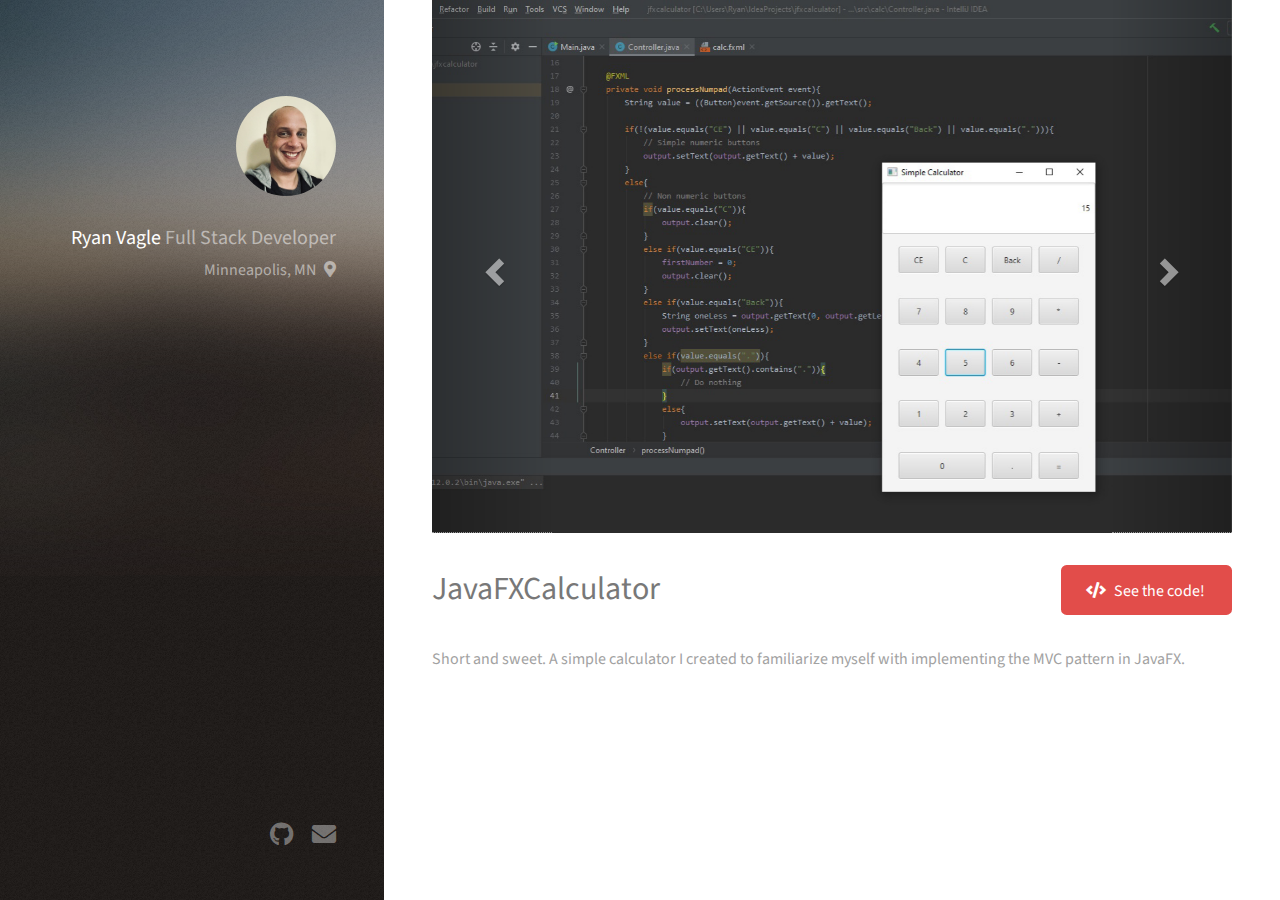
<file: calculator.html>
<!DOCTYPE HTML>

<html>
	<head>
		<title>Ryan Vagle</title>
		<meta charset="utf-8" />
		<meta name="viewport" content="width=device-width, initial-scale=1, user-scalable=no" />
	
		<link rel="stylesheet" href="https://maxcdn.bootstrapcdn.com/bootstrap/3.4.0/css/bootstrap.min.css">
		<script src="https://ajax.googleapis.com/ajax/libs/jquery/3.4.1/jquery.min.js"></script>
		<script src="https://maxcdn.bootstrapcdn.com/bootstrap/3.4.0/js/bootstrap.min.js"></script>
		<link rel="stylesheet" href="assets/css/main.css" />
	</head>
	<body class="is-preload">

		<!-- Header -->
			<header id="header">
				<div class="inner">
					<a href="index.html" class="image avatar"><img src="images/avatar.jpg" alt="" /></a>
					<h1><strong>Ryan Vagle</strong><br />
						Full Stack Developer<br />
					</h1>
					Minneapolis, MN<i class="fa fa-map-marker-alt" style="margin-left: .5rem;"></i>
				</div>
			</header>

		<!-- Main -->
			<div id="main" style="padding-top:0">

				<!-- One -->
				<div id="myCarousel" class="carousel slide" data-ride="carousel">
				<!-- Indicators -->
				<ol class="carousel-indicators" style="margin-bottom:0;">
					<li data-target="#myCarousel" data-slide-to="0" class="active"></li>
				</ol>
			
				<!-- Wrapper for slides -->
				<div class="carousel-inner">
			
					<div class="item active">
					<img src="images/calculator1.jpg" alt="Calculator" style="width:100%;">
				
				</div>
			
				<!-- Left and right controls -->
				<a class="left carousel-control" href="#myCarousel" data-slide="prev">
					<span class="glyphicon glyphicon-chevron-left"></span>
					<span class="sr-only">Previous</span>
				</a>
				<a class="right carousel-control" href="#myCarousel" data-slide="next">
					<span class="glyphicon glyphicon-chevron-right"></span>
					<span class="sr-only">Next</span>
				</a>
				</div>

				<!-- Two -->
					<section id="two" style="margin-top: 1rem; padding-top: 1rem;">
						
						<a href="https://github.com/rsvagle/JavaFXCalculator" class="button primary icon solid fa-code" style="float: right;">See the code!</a>
						<h1>JavaFXCalculator</h1>
						<p>Short and sweet. A simple calculator I created to familiarize myself with implementing the MVC pattern in JavaFX.</p>
						
					</section>

		

			</div>

		<!-- Footer -->
			<footer id="footer">
				<div class="inner">
					<ul class="icons">
					
						<li><a href="https://github.com/rsvagle" class="icon brands fa-github"><span class="label">Github</span></a></li>
					
						<li><a href="mailto:rsvagle@gmail.com" class="icon solid fa-envelope"><span class="label">Email</span></a></li>
					</ul>
				</div>
			</footer>

		<!-- Scripts -->
			<script src="assets/js/jquery.min.js"></script>
			<script src="assets/js/jquery.poptrox.min.js"></script>
			<script src="assets/js/browser.min.js"></script>
			<script src="assets/js/breakpoints.min.js"></script>
			<script src="assets/js/util.js"></script>
			<script src="assets/js/main.js"></script>

	</body>
</html>
</file>
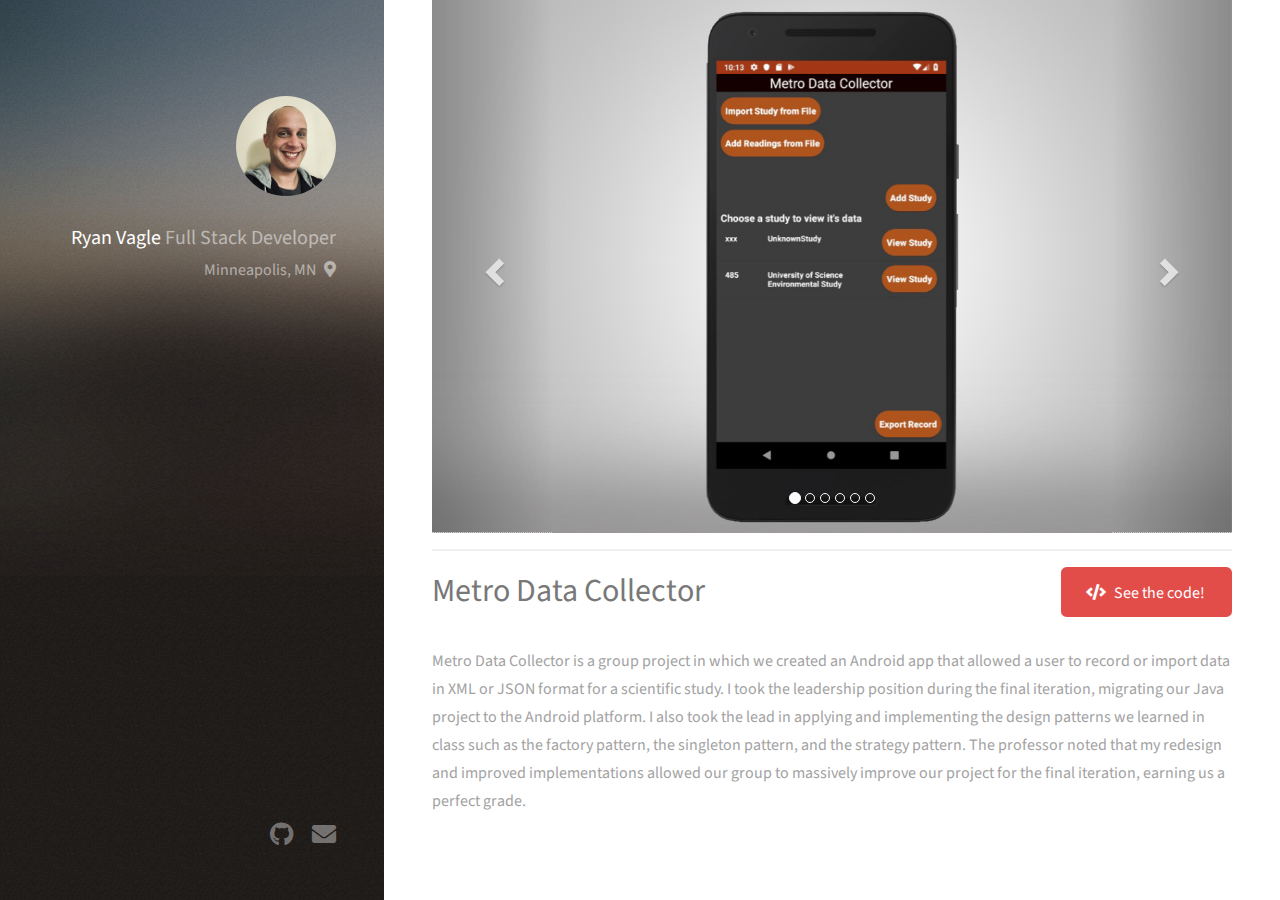
<file: datacollector.html>
<!DOCTYPE HTML>

<html>
	<head>
		<title>Ryan Vagle</title>
		<meta charset="utf-8" />
		<meta name="viewport" content="width=device-width, initial-scale=1, user-scalable=no" />
	
		<link rel="stylesheet" href="https://maxcdn.bootstrapcdn.com/bootstrap/3.4.0/css/bootstrap.min.css">
		<script src="https://ajax.googleapis.com/ajax/libs/jquery/3.4.1/jquery.min.js"></script>
		<script src="https://maxcdn.bootstrapcdn.com/bootstrap/3.4.0/js/bootstrap.min.js"></script>
		<link rel="stylesheet" href="assets/css/main.css" />
	</head>
	<body class="is-preload">

		<!-- Header -->
			<header id="header">
				<div class="inner">
					<a href="index.html" class="image avatar"><img src="images/avatar.jpg" alt="" /></a>
					<h1><strong>Ryan Vagle</strong><br />
						Full Stack Developer<br />
					</h1>
					Minneapolis, MN<i class="fa fa-map-marker-alt" style="margin-left: .5rem;"></i>
				</div>
			</header>

		<!-- Main -->
			<div id="main" style="padding-top:0">

				<!-- One -->
				<div id="myCarousel" class="carousel slide" data-ride="carousel">
				<!-- Indicators -->
				<ol class="carousel-indicators" style="margin-bottom:0;">
					<li data-target="#myCarousel" data-slide-to="0" class="active"></li>
					<li data-target="#myCarousel" data-slide-to="1"></li>
					<li data-target="#myCarousel" data-slide-to="2"></li>
					<li data-target="#myCarousel" data-slide-to="3"></li>
					<li data-target="#myCarousel" data-slide-to="4"></li>
					<li data-target="#myCarousel" data-slide-to="5"></li>
				</ol>
			
				<!-- Wrapper for slides -->
				<div class="carousel-inner">
			
					<div class="item active">
					<img src="images/datacollector1.jpg" alt="datacollector1" style="width:100%;">

					</div>
			
					<div class="item">
					<img src="images/datacollector2.jpg" alt="datacollector2" style="width:100%;">

					</div>
				
					<div class="item">
					<img src="images/datacollector3.jpg" alt="datacollector3" style="width:100%;">
					</div>
					
					<div class="item">
					<img src="images/datacollector4.jpg" alt="datacollector4" style="width:100%;">
					</div>

					<div class="item">
					<img src="images/datacollector5.jpg" alt="datacollector5" style="width:100%;">
					</div>

					<div class="item">
					<img src="images/datacollector6.jpg" alt="datacollector6" style="width:100%;">
					</div>
				
				</div>
			
				<!-- Left and right controls -->
				<a class="left carousel-control" href="#myCarousel" data-slide="prev">
					<span class="glyphicon glyphicon-chevron-left"></span>
					<span class="sr-only">Previous</span>
				</a>
				<a class="right carousel-control" href="#myCarousel" data-slide="next">
					<span class="glyphicon glyphicon-chevron-right"></span>
					<span class="sr-only">Next</span>
				</a>
				</div>

				<!-- Two -->
					<section id="two" style="margin-top: 1rem; padding-top: 1rem;">
						
						<a href="https://github.com/rsvagle/MetroDataCollector" class="button primary icon solid fa-code" style="float: right;">See the code!</a>
						<h1>Metro Data Collector</h1>
						<p>Metro Data Collector is a group project in which we created an Android app that allowed a user to record or import data in XML or JSON format for a scientific study. I took the leadership position during the final iteration,
							 migrating our Java project to the Android platform. I also took the lead in applying and implementing the design patterns we learned in class such as the factory pattern, the singleton pattern, and the strategy pattern. 
							 The professor noted that my redesign and improved implementations allowed our group to massively improve our project for the final iteration, earning us a perfect grade.
							</p>
						
					</section>

		

			</div>

		<!-- Footer -->
			<footer id="footer">
				<div class="inner">
					<ul class="icons">
					
						<li><a href="https://github.com/rsvagle" class="icon brands fa-github"><span class="label">Github</span></a></li>
					
						<li><a href="mailto:rsvagle@gmail.com" class="icon solid fa-envelope"><span class="label">Email</span></a></li>
					</ul>
				</div>
			</footer>

		<!-- Scripts -->
			<script src="assets/js/jquery.min.js"></script>
			<script src="assets/js/jquery.poptrox.min.js"></script>
			<script src="assets/js/browser.min.js"></script>
			<script src="assets/js/breakpoints.min.js"></script>
			<script src="assets/js/util.js"></script>
			<script src="assets/js/main.js"></script>

	</body>
</html>
</file>
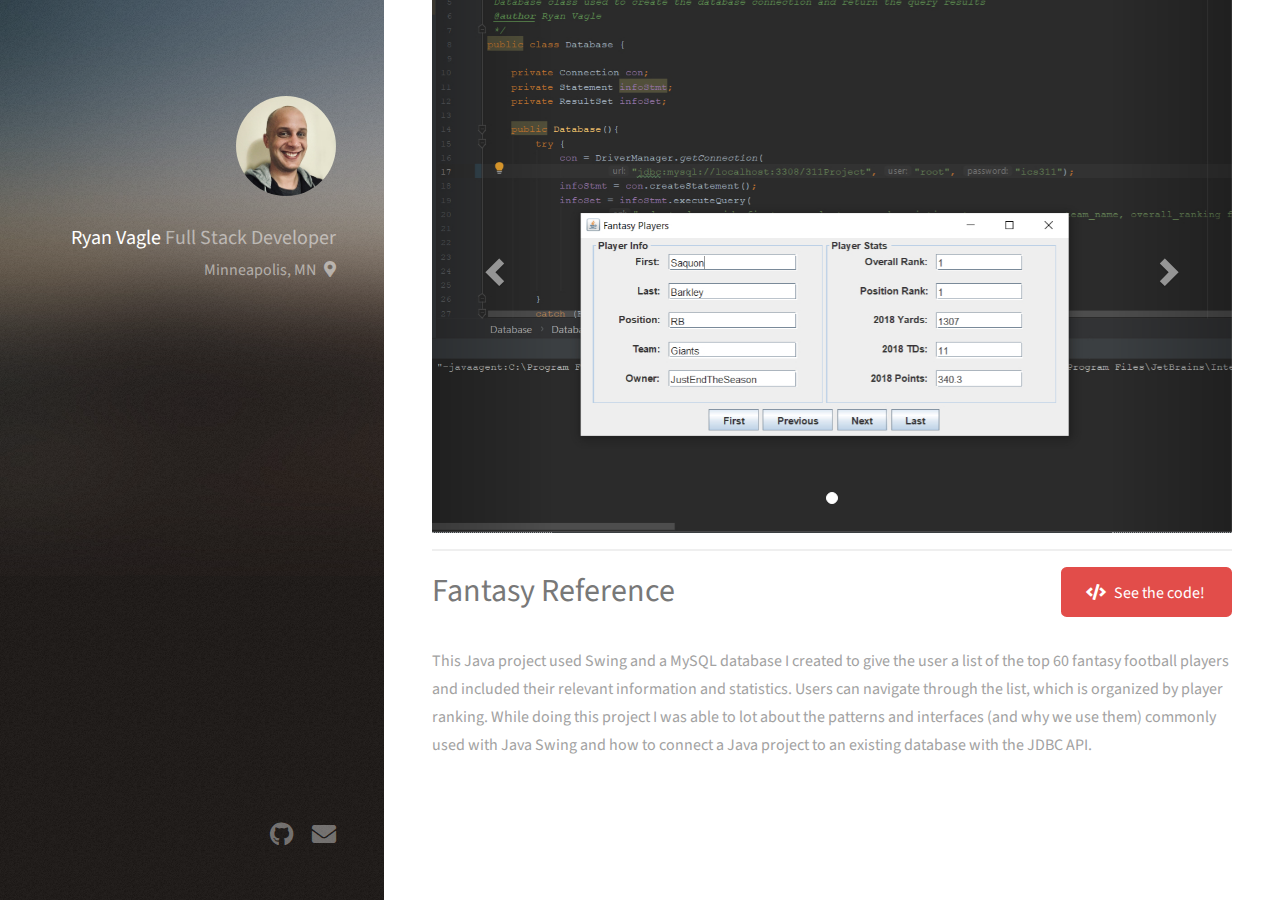
<file: fantasyreference.html>
<!DOCTYPE HTML>

<html>
	<head>
		<title>Ryan Vagle</title>
		<meta charset="utf-8" />
		<meta name="viewport" content="width=device-width, initial-scale=1, user-scalable=no" />
	
		<link rel="stylesheet" href="https://maxcdn.bootstrapcdn.com/bootstrap/3.4.0/css/bootstrap.min.css">
		<script src="https://ajax.googleapis.com/ajax/libs/jquery/3.4.1/jquery.min.js"></script>
		<script src="https://maxcdn.bootstrapcdn.com/bootstrap/3.4.0/js/bootstrap.min.js"></script>
		<link rel="stylesheet" href="assets/css/main.css" />
	</head>
	<body class="is-preload">

		<!-- Header -->
			<header id="header">
				<div class="inner">
					<a href="index.html" class="image avatar"><img src="images/avatar.jpg" alt="" /></a>
					<h1><strong>Ryan Vagle</strong><br />
						Full Stack Developer<br />
					</h1>
					Minneapolis, MN<i class="fa fa-map-marker-alt" style="margin-left: .5rem;"></i>
				</div>
			</header>

		<!-- Main -->
			<div id="main" style="padding-top:0">

				<!-- One -->
				<div id="myCarousel" class="carousel slide" data-ride="carousel">
				<!-- Indicators -->
				<ol class="carousel-indicators" style="margin-bottom:0;">
					<li data-target="#myCarousel" data-slide-to="0" class="active"></li>

				</ol>
			
				<!-- Wrapper for slides -->
				<div class="carousel-inner">
			
					<div class="item active">
					<img src="images/dbproject.jpg" alt="FantasyReference" style="width:100%;">

					</div>
			
				
				</div>
			
				<!-- Left and right controls -->
				<a class="left carousel-control" href="#myCarousel" data-slide="prev">
					<span class="glyphicon glyphicon-chevron-left"></span>
					<span class="sr-only">Previous</span>
				</a>
				<a class="right carousel-control" href="#myCarousel" data-slide="next">
					<span class="glyphicon glyphicon-chevron-right"></span>
					<span class="sr-only">Next</span>
				</a>
				</div>

				<!-- Two -->
					<section id="two" style="margin-top: 1rem; padding-top: 1rem;">
						
						<a href="https://github.com/rsvagle/FantasyReference" class="button primary icon solid fa-code" style="float: right;">See the code!</a>
						<h1>Fantasy Reference</h1>
						<p>This Java project used Swing and a MySQL database I created to give the user a list of the top 60 fantasy football players and included their relevant information and statistics.  Users can navigate through the list, which is organized by player ranking. While doing this project I was able to lot about the patterns and interfaces (and why we use them) commonly used with Java Swing and how to connect a Java project to an existing database with the JDBC API.</p>
						
					</section>

		

			</div>

		<!-- Footer -->
			<footer id="footer">
				<div class="inner">
					<ul class="icons">
						
						<li><a href="https://github.com/rsvagle" class="icon brands fa-github"><span class="label">Github</span></a></li>
					
						<li><a href="mailto:rsvagle@gmail.com" class="icon solid fa-envelope"><span class="label">Email</span></a></li>
					</ul>
				</div>
			</footer>

		<!-- Scripts -->
			<script src="assets/js/jquery.min.js"></script>
			<script src="assets/js/jquery.poptrox.min.js"></script>
			<script src="assets/js/browser.min.js"></script>
			<script src="assets/js/breakpoints.min.js"></script>
			<script src="assets/js/util.js"></script>
			<script src="assets/js/main.js"></script>

	</body>
</html>
</file>
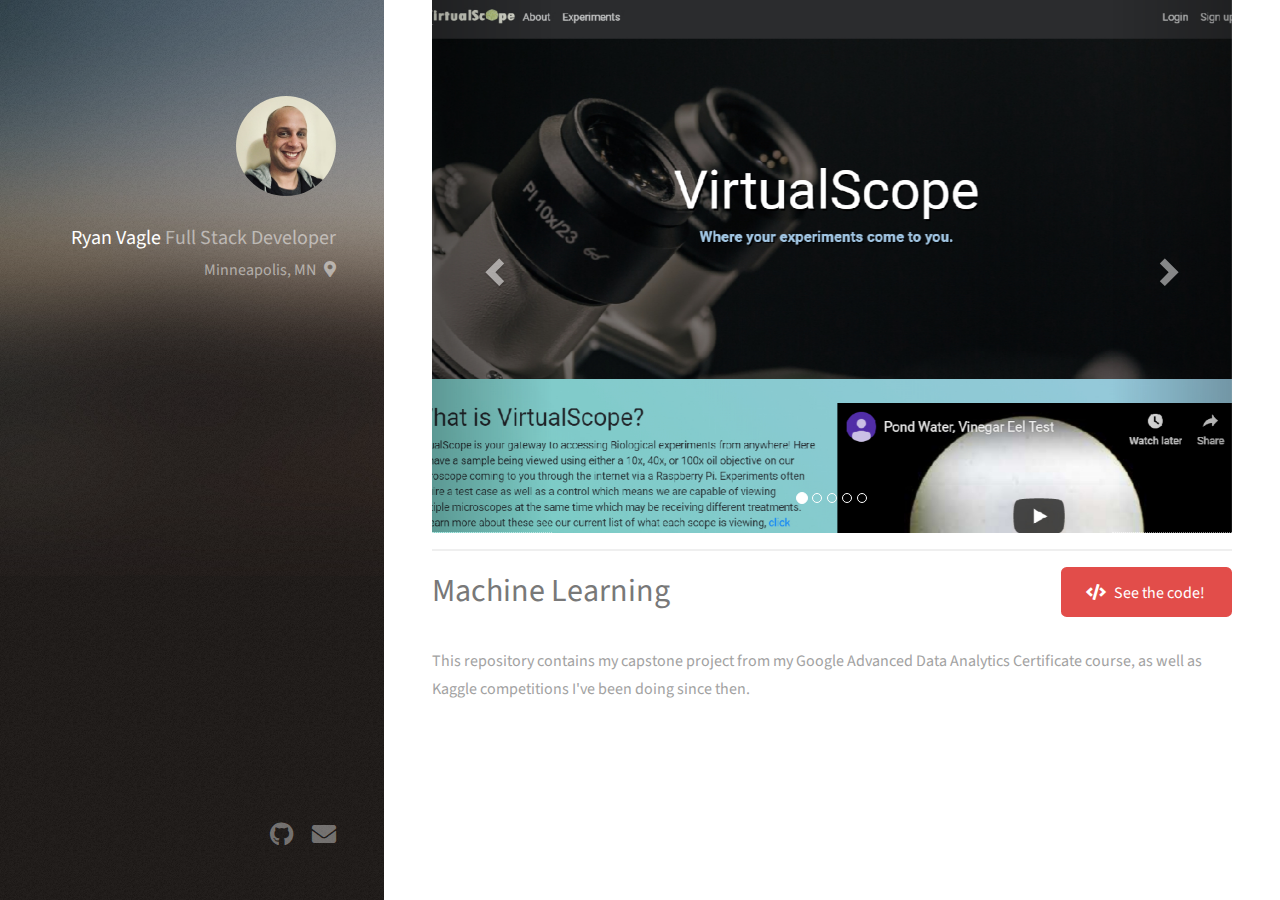
<file: machinelearning.html>
<!DOCTYPE HTML>

<html>
	<head>
		<title>Ryan Vagle</title>
		<meta charset="utf-8" />
		<meta name="viewport" content="width=device-width, initial-scale=1, user-scalable=no" />
		<link rel="stylesheet" href="assets/css/fontawesome-all.min.css" />
		<link rel="stylesheet" href="https://maxcdn.bootstrapcdn.com/bootstrap/3.4.0/css/bootstrap.min.css">
		<script src="https://ajax.googleapis.com/ajax/libs/jquery/3.4.1/jquery.min.js"></script>
		<script src="https://maxcdn.bootstrapcdn.com/bootstrap/3.4.0/js/bootstrap.min.js"></script>
		<link rel="stylesheet" href="assets/css/main.css" />
	</head>
	<body class="is-preload">

		<!-- Header -->
			<header id="header">
				<div class="inner">
					<a href="index.html" class="image avatar"><img src="images/avatar.jpg" alt="" /></a>
					<h1><strong>Ryan Vagle</strong><br />
						Full Stack Developer<br />
					</h1>
					Minneapolis, MN<i class="fa fa-map-marker-alt" style="margin-left: .5rem;"></i>
				</div>
			</header>

		<!-- Main -->
			<div id="main" style="padding-top:0">

				<!-- One -->
				<div id="myCarousel" class="carousel slide" data-ride="carousel">
				<!-- Indicators -->
				<ol class="carousel-indicators" style="margin-bottom:0;">
					<li data-target="#myCarousel" data-slide-to="0" class="active"></li>
					<li data-target="#myCarousel" data-slide-to="1"></li>
					<li data-target="#myCarousel" data-slide-to="2"></li>
					<li data-target="#myCarousel" data-slide-to="3"></li>
					<li data-target="#myCarousel" data-slide-to="4"></li>
				</ol>
			
				<!-- Wrapper for slides -->
				<div class="carousel-inner">
			
					<div class="item active">
					<img src="images/vs1.jpg" alt="vs1" style="width:100%;">

					</div>
			
					<div class="item">
					<img src="images/vs2.jpg" alt="vs2" style="width:100%;">

					</div>
				
					<div class="item">
					<img src="images/vs3.jpg" alt="vs3" style="width:100%;">
					</div>
					
					<div class="item">
					<img src="images/vs4.jpg" alt="vs4" style="width:100%;">
					</div>

					<div class="item">
					<img src="images/vs5.jpg" alt="vs5" style="width:100%;">
					</div>
				
				</div>
			
				<!-- Left and right controls -->
				<a class="left carousel-control" href="#myCarousel" data-slide="prev">
					<span class="glyphicon glyphicon-chevron-left"></span>
					<span class="sr-only">Previous</span>
				</a>
				<a class="right carousel-control" href="#myCarousel" data-slide="next">
					<span class="glyphicon glyphicon-chevron-right"></span>
					<span class="sr-only">Next</span>
				</a>
				</div>

				<!-- Two -->
					<section id="two" style="margin-top: 1rem; padding-top: 1rem;">
						
						<a href="https://github.com/rsvagle/MachineLearning" class="button primary icon solid fa-code" style="float: right;">See the code!</a>
						<h1>Machine Learning</h1>
						<p>This repository contains my capstone project from my Google Advanced Data Analytics Certificate course, as well as Kaggle competitions I've been doing since then.</p>
					</section>

		

			</div>

		<!-- Footer -->
			<footer id="footer">
				<div class="inner">
					<ul class="icons">
						
						<li><a href="https://github.com/rsvagle" class="icon brands fa-github"><span class="label">Github</span></a></li>
						
						<li><a href="mailto:rsvagle@gmail.com" class="icon solid fa-envelope"><span class="label">Email</span></a></li>
					</ul>
				</div>
			</footer>

		<!-- Scripts -->
			<script src="assets/js/jquery.min.js"></script>
			<script src="assets/js/jquery.poptrox.min.js"></script>
			<script src="assets/js/browser.min.js"></script>
			<script src="assets/js/breakpoints.min.js"></script>
			<script src="assets/js/util.js"></script>
			<script src="assets/js/main.js"></script>

	</body>
</html>
</file>
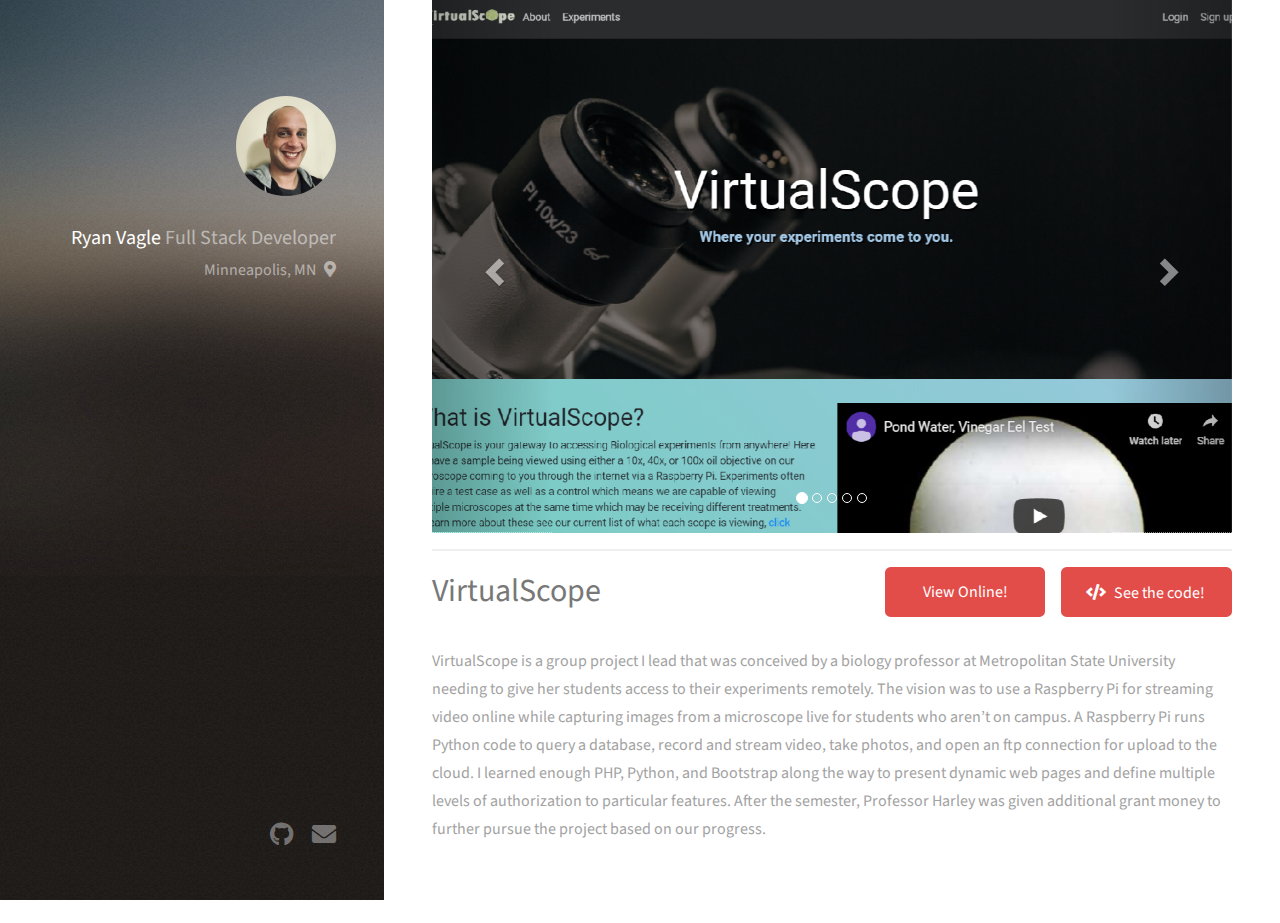
<file: virtualscope.html>
<!DOCTYPE HTML>

<html>
	<head>
		<title>Ryan Vagle</title>
		<meta charset="utf-8" />
		<meta name="viewport" content="width=device-width, initial-scale=1, user-scalable=no" />
		<link rel="stylesheet" href="assets/css/fontawesome-all.min.css" />
		<link rel="stylesheet" href="https://maxcdn.bootstrapcdn.com/bootstrap/3.4.0/css/bootstrap.min.css">
		<script src="https://ajax.googleapis.com/ajax/libs/jquery/3.4.1/jquery.min.js"></script>
		<script src="https://maxcdn.bootstrapcdn.com/bootstrap/3.4.0/js/bootstrap.min.js"></script>
		<link rel="stylesheet" href="assets/css/main.css" />
	</head>
	<body class="is-preload">

		<!-- Header -->
			<header id="header">
				<div class="inner">
					<a href="index.html" class="image avatar"><img src="images/avatar.jpg" alt="" /></a>
					<h1><strong>Ryan Vagle</strong><br />
						Full Stack Developer<br />
					</h1>
					Minneapolis, MN<i class="fa fa-map-marker-alt" style="margin-left: .5rem;"></i>
				</div>
			</header>

		<!-- Main -->
			<div id="main" style="padding-top:0">

				<!-- One -->
				<div id="myCarousel" class="carousel slide" data-ride="carousel">
				<!-- Indicators -->
				<ol class="carousel-indicators" style="margin-bottom:0;">
					<li data-target="#myCarousel" data-slide-to="0" class="active"></li>
					<li data-target="#myCarousel" data-slide-to="1"></li>
					<li data-target="#myCarousel" data-slide-to="2"></li>
					<li data-target="#myCarousel" data-slide-to="3"></li>
					<li data-target="#myCarousel" data-slide-to="4"></li>
				</ol>
			
				<!-- Wrapper for slides -->
				<div class="carousel-inner">
			
					<div class="item active">
					<img src="images/vs1.jpg" alt="vs1" style="width:100%;">

					</div>
			
					<div class="item">
					<img src="images/vs2.jpg" alt="vs2" style="width:100%;">

					</div>
				
					<div class="item">
					<img src="images/vs3.jpg" alt="vs3" style="width:100%;">
					</div>
					
					<div class="item">
					<img src="images/vs4.jpg" alt="vs4" style="width:100%;">
					</div>

					<div class="item">
					<img src="images/vs5.jpg" alt="vs5" style="width:100%;">
					</div>
				
				</div>
			
				<!-- Left and right controls -->
				<a class="left carousel-control" href="#myCarousel" data-slide="prev">
					<span class="glyphicon glyphicon-chevron-left"></span>
					<span class="sr-only">Previous</span>
				</a>
				<a class="right carousel-control" href="#myCarousel" data-slide="next">
					<span class="glyphicon glyphicon-chevron-right"></span>
					<span class="sr-only">Next</span>
				</a>
				</div>

				<!-- Two -->
					<section id="two" style="margin-top: 1rem; padding-top: 1rem;">
						
						<a href="https://github.com/rsvagle/TeamPuma-VirtualScope" class="button primary icon solid fa-code" style="float: right;">See the code!</a>
						<a href="https://www.virtualscope.site" class="button primary" style="float: right; margin-right:1rem">View Online!</a>
						<h1>VirtualScope</h1>
						<p>VirtualScope is a group project I lead that was conceived by a biology professor at Metropolitan State University needing to give her students access to their experiments remotely. 
							The vision was to use a Raspberry Pi for streaming video online while capturing images from a microscope live for students who aren’t on campus. A Raspberry Pi runs Python code
							to query a database, record and stream video, take photos, and open an ftp connection for upload to the cloud. I learned enough PHP, Python, and Bootstrap along the way to present
							dynamic web pages and define multiple levels of authorization to particular features. After the semester, Professor Harley was given additional grant money to further pursue the project based on our progress.</p>
						
					</section>

		

			</div>

		<!-- Footer -->
			<footer id="footer">
				<div class="inner">
					<ul class="icons">
						
						<li><a href="https://github.com/rsvagle" class="icon brands fa-github"><span class="label">Github</span></a></li>
						
						<li><a href="mailto:rsvagle@gmail.com" class="icon solid fa-envelope"><span class="label">Email</span></a></li>
					</ul>
				</div>
			</footer>

		<!-- Scripts -->
			<script src="assets/js/jquery.min.js"></script>
			<script src="assets/js/jquery.poptrox.min.js"></script>
			<script src="assets/js/browser.min.js"></script>
			<script src="assets/js/breakpoints.min.js"></script>
			<script src="assets/js/util.js"></script>
			<script src="assets/js/main.js"></script>

	</body>
</html>
</file>
<file: assets/css/main.css>
@import url("fontawesome-all.min.css");
@import url("https://fonts.googleapis.com/css?family=Source+Sans+Pro:400,400italic");

/*
	Strata by Pixelarity
	pixelarity.com | hello@pixelarity.com
	License: pixelarity.com/license
*/

html, body, div, span, applet, object,
iframe, h1, h2, h3, h4, h5, h6, p, blockquote,
pre, a, abbr, acronym, address, big, cite,
code, del, dfn, em, img, ins, kbd, q, s, samp,
small, strike, strong, sub, sup, tt, var, b,
u, i, center, dl, dt, dd, ol, ul, li, fieldset,
form, label, legend, table, caption, tbody,
tfoot, thead, tr, th, td, article, aside,
canvas, details, embed, figure, figcaption,
footer, header, hgroup, menu, nav, output, ruby,
section, summary, time, mark, audio, video {
	margin: 0;
	padding: 0;
	border: 0;
	font-size: 100%;
	font: inherit;
	vertical-align: baseline;}

article, aside, details, figcaption, figure,
footer, header, hgroup, menu, nav, section {
	display: block;}

body {
	line-height: 1;
}

ol, ul {
	list-style: none;
}

blockquote, q {
	quotes: none;
}

	blockquote:before, blockquote:after, q:before, q:after {
		content: '';
		content: none;
	}

table {
	border-collapse: collapse;
	border-spacing: 0;
}

body {
	-webkit-text-size-adjust: none;
}

mark {
	background-color: transparent;
	color: inherit;
}

input::-moz-focus-inner {
	border: 0;
	padding: 0;
}

input, select, textarea {
	-moz-appearance: none;
	-webkit-appearance: none;
	-ms-appearance: none;
	appearance: none;
}

/* Basic */

	html {
		box-sizing: border-box;
	}

	*, *:before, *:after {
		box-sizing: inherit;
	}

	body {
		background: #fff;
	}

		body.is-preload *, body.is-preload *:before, body.is-preload *:after {
			-moz-animation: none !important;
			-webkit-animation: none !important;
			-ms-animation: none !important;
			animation: none !important;
			-moz-transition: none !important;
			-webkit-transition: none !important;
			-ms-transition: none !important;
			transition: none !important;
		}

	body, input, select, textarea {
		color: #a2a2a2;
		font-family: "Source Sans Pro", Helvetica, sans-serif;
		font-size: 16pt;
		font-weight: 400;
		line-height: 1.75em;
	}

	a {
		-moz-transition: color 0.2s ease-in-out, border-color 0.2s ease-in-out;
		-webkit-transition: color 0.2s ease-in-out, border-color 0.2s ease-in-out;
		-ms-transition: color 0.2s ease-in-out, border-color 0.2s ease-in-out;
		transition: color 0.2s ease-in-out, border-color 0.2s ease-in-out;
		border-bottom: dotted 1px;
		color: #e24d4a;
		text-decoration: none;
	}

		a:hover {
			border-bottom-color: transparent;
			color: #e24d4a !important;
			text-decoration: none;
		}

	strong, b {
		color: #787878;
		font-weight: 400;
	}

	em, i {
		font-style: italic;
	}

	p {
		margin: 0 0 2em 0;
	}

	h1, h2, h3, h4, h5, h6 {
		color: #787878;
		font-weight: 400;
		line-height: 1em;
		margin: 0 0 1em 0;
	}

		h1 a, h2 a, h3 a, h4 a, h5 a, h6 a {
			color: inherit;
			text-decoration: none;
		}

	h1 {
		font-size: 2em;
		line-height: 1.5em;
	}

	h2 {
		font-size: 1.5em;
		line-height: 1.5em;
	}

	h3 {
		font-size: 1.25em;
		line-height: 1.5em;
	}

	h4 {
		font-size: 1.1em;
		line-height: 1.5em;
	}

	h5 {
		font-size: 0.9em;
		line-height: 1.5em;
	}

	h6 {
		font-size: 0.7em;
		line-height: 1.5em;
	}

	sub {
		font-size: 0.8em;
		position: relative;
		top: 0.5em;
	}

	sup {
		font-size: 0.8em;
		position: relative;
		top: -0.5em;
	}

	hr {
		border: 0;
		border-bottom: solid 2px #efefef;
		margin: 2em 0;
	}

		hr.major {
			margin: 3em 0;
		}

	blockquote {
		border-left: solid 6px #efefef;
		font-style: italic;
		margin: 0 0 2em 0;
		padding: 0.5em 0 0.5em 1.5em;
	}

	code {
		background: #f7f7f7;
		border-radius: 0.35em;
		border: solid 2px #efefef;
		font-family: "Courier New", monospace;
		font-size: 0.9em;
		margin: 0 0.25em;
		padding: 0.25em 0.65em;
	}

	pre {
		-webkit-overflow-scrolling: touch;
		font-family: "Courier New", monospace;
		font-size: 0.9em;
		margin: 0 0 2em 0;
	}

		pre code {
			display: block;
			line-height: 1.75em;
			padding: 1em 1.5em;
			overflow-x: auto;
		}

	.align-left {
		text-align: left;
	}

	.align-center {
		text-align: center;
	}

	.align-right {
		text-align: right;
	}

/* Container */

	.container {
		margin: 0 auto;
		max-width: calc(100% - 4em);
		width: 100%;
	}

		.container.xsmall {
			width: 25%;
		}

		.container.small {
			width: 50%;
		}

		.container.medium {
			width: 75%;
		}

		.container.large {
			width: 125%;
		}

		.container.xlarge {
			width: 150%;
		}

		.container.max {
			width: 100%;
		}

		@media screen and (max-width: 980px) {

			.container {
				width: 100% !important;
				max-width: 100% !important;
			}

		}

		@media screen and (max-width: 480px) {

			.container {
				max-width: calc(100% - 3em);
			}

		}

/* Row */

	.row {
		display: flex;
		flex-wrap: wrap;
		box-sizing: border-box;
		align-items: stretch;
	}

		.row > * {
			box-sizing: border-box;
		}

		.row.gtr-uniform > * > :last-child {
			margin-bottom: 0;
		}

		.row.aln-left {
			justify-content: flex-start;
		}

		.row.aln-center {
			justify-content: center;
		}

		.row.aln-right {
			justify-content: flex-end;
		}

		.row.aln-top {
			align-items: flex-start;
		}

		.row.aln-middle {
			align-items: center;
		}

		.row.aln-bottom {
			align-items: flex-end;
		}

		.row > .imp {
			order: -1;
		}

		.row > .col-1 {
			width: 8.33333%;
		}

		.row > .off-1 {
			margin-left: 8.33333%;
		}

		.row > .col-2 {
			width: 16.66667%;
		}

		.row > .off-2 {
			margin-left: 16.66667%;
		}

		.row > .col-3 {
			width: 25%;
		}

		.row > .off-3 {
			margin-left: 25%;
		}

		.row > .col-4 {
			width: 33.33333%;
		}

		.row > .off-4 {
			margin-left: 33.33333%;
		}

		.row > .col-5 {
			width: 41.66667%;
		}

		.row > .off-5 {
			margin-left: 41.66667%;
		}

		.row > .col-6 {
			width: 50%;
		}

		.row > .off-6 {
			margin-left: 50%;
		}

		.row > .col-7 {
			width: 58.33333%;
		}

		.row > .off-7 {
			margin-left: 58.33333%;
		}

		.row > .col-8 {
			width: 66.66667%;
		}

		.row > .off-8 {
			margin-left: 66.66667%;
		}

		.row > .col-9 {
			width: 75%;
		}

		.row > .off-9 {
			margin-left: 75%;
		}

		.row > .col-10 {
			width: 83.33333%;
		}

		.row > .off-10 {
			margin-left: 83.33333%;
		}

		.row > .col-11 {
			width: 91.66667%;
		}

		.row > .off-11 {
			margin-left: 91.66667%;
		}

		.row > .col-12 {
			width: 100%;
		}

		.row > .off-12 {
			margin-left: 100%;
		}

		.row.gtr-0 {
			margin-top: 0;
			margin-left: 0em;
		}

			.row.gtr-0 > * {
				padding: 0 0 0 0em;
			}

			.row.gtr-0.gtr-uniform {
				margin-top: 0em;
			}

				.row.gtr-0.gtr-uniform > * {
					padding-top: 0em;
				}

		.row.gtr-25 {
			margin-top: 0;
			margin-left: -0.625em;
		}

			.row.gtr-25 > * {
				padding: 0 0 0 0.625em;
			}

			.row.gtr-25.gtr-uniform {
				margin-top: -0.625em;
			}

				.row.gtr-25.gtr-uniform > * {
					padding-top: 0.625em;
				}

		.row.gtr-50 {
			margin-top: 0;
			margin-left: -1.25em;
		}

			.row.gtr-50 > * {
				padding: 0 0 0 1.25em;
			}

			.row.gtr-50.gtr-uniform {
				margin-top: -1.25em;
			}

				.row.gtr-50.gtr-uniform > * {
					padding-top: 1.25em;
				}

		.row {
			margin-top: 0;
			margin-left: -2.5em;
		}

			.row > * {
				padding: 0 0 0 2.5em;
			}

			.row.gtr-uniform {
				margin-top: -2.5em;
			}

				.row.gtr-uniform > * {
					padding-top: 2.5em;
				}

		.row.gtr-150 {
			margin-top: 0;
			margin-left: -3.75em;
		}

			.row.gtr-150 > * {
				padding: 0 0 0 3.75em;
			}

			.row.gtr-150.gtr-uniform {
				margin-top: -3.75em;
			}

				.row.gtr-150.gtr-uniform > * {
					padding-top: 3.75em;
				}

		.row.gtr-200 {
			margin-top: 0;
			margin-left: -5em;
		}

			.row.gtr-200 > * {
				padding: 0 0 0 5em;
			}

			.row.gtr-200.gtr-uniform {
				margin-top: -5em;
			}

				.row.gtr-200.gtr-uniform > * {
					padding-top: 5em;
				}

		@media screen and (max-width: 1800px) {

			.row {
				display: flex;
				flex-wrap: wrap;
				box-sizing: border-box;
				align-items: stretch;
			}

				.row > * {
					box-sizing: border-box;
				}

				.row.gtr-uniform > * > :last-child {
					margin-bottom: 0;
				}

				.row.aln-left {
					justify-content: flex-start;
				}

				.row.aln-center {
					justify-content: center;
				}

				.row.aln-right {
					justify-content: flex-end;
				}

				.row.aln-top {
					align-items: flex-start;
				}

				.row.aln-middle {
					align-items: center;
				}

				.row.aln-bottom {
					align-items: flex-end;
				}

				.row > .imp-xlarge {
					order: -1;
				}

				.row > .col-1-xlarge {
					width: 8.33333%;
				}

				.row > .off-1-xlarge {
					margin-left: 8.33333%;
				}

				.row > .col-2-xlarge {
					width: 16.66667%;
				}

				.row > .off-2-xlarge {
					margin-left: 16.66667%;
				}

				.row > .col-3-xlarge {
					width: 25%;
				}

				.row > .off-3-xlarge {
					margin-left: 25%;
				}

				.row > .col-4-xlarge {
					width: 33.33333%;
				}

				.row > .off-4-xlarge {
					margin-left: 33.33333%;
				}

				.row > .col-5-xlarge {
					width: 41.66667%;
				}

				.row > .off-5-xlarge {
					margin-left: 41.66667%;
				}

				.row > .col-6-xlarge {
					width: 50%;
				}

				.row > .off-6-xlarge {
					margin-left: 50%;
				}

				.row > .col-7-xlarge {
					width: 58.33333%;
				}

				.row > .off-7-xlarge {
					margin-left: 58.33333%;
				}

				.row > .col-8-xlarge {
					width: 66.66667%;
				}

				.row > .off-8-xlarge {
					margin-left: 66.66667%;
				}

				.row > .col-9-xlarge {
					width: 75%;
				}

				.row > .off-9-xlarge {
					margin-left: 75%;
				}

				.row > .col-10-xlarge {
					width: 83.33333%;
				}

				.row > .off-10-xlarge {
					margin-left: 83.33333%;
				}

				.row > .col-11-xlarge {
					width: 91.66667%;
				}

				.row > .off-11-xlarge {
					margin-left: 91.66667%;
				}

				.row > .col-12-xlarge {
					width: 100%;
				}

				.row > .off-12-xlarge {
					margin-left: 100%;
				}

				.row.gtr-0 {
					margin-top: 0;
					margin-left: 0em;
				}

					.row.gtr-0 > * {
						padding: 0 0 0 0em;
					}

					.row.gtr-0.gtr-uniform {
						margin-top: 0em;
					}

						.row.gtr-0.gtr-uniform > * {
							padding-top: 0em;
						}

				.row.gtr-25 {
					margin-top: 0;
					margin-left: -0.625em;
				}

					.row.gtr-25 > * {
						padding: 0 0 0 0.625em;
					}

					.row.gtr-25.gtr-uniform {
						margin-top: -0.625em;
					}

						.row.gtr-25.gtr-uniform > * {
							padding-top: 0.625em;
						}

				.row.gtr-50 {
					margin-top: 0;
					margin-left: -1.25em;
				}

					.row.gtr-50 > * {
						padding: 0 0 0 1.25em;
					}

					.row.gtr-50.gtr-uniform {
						margin-top: -1.25em;
					}

						.row.gtr-50.gtr-uniform > * {
							padding-top: 1.25em;
						}

				.row {
					margin-top: 0;
					margin-left: -2.5em;
				}

					.row > * {
						padding: 0 0 0 2.5em;
					}

					.row.gtr-uniform {
						margin-top: -2.5em;
					}

						.row.gtr-uniform > * {
							padding-top: 2.5em;
						}

				.row.gtr-150 {
					margin-top: 0;
					margin-left: -3.75em;
				}

					.row.gtr-150 > * {
						padding: 0 0 0 3.75em;
					}

					.row.gtr-150.gtr-uniform {
						margin-top: -3.75em;
					}

						.row.gtr-150.gtr-uniform > * {
							padding-top: 3.75em;
						}

				.row.gtr-200 {
					margin-top: 0;
					margin-left: -5em;
				}

					.row.gtr-200 > * {
						padding: 0 0 0 5em;
					}

					.row.gtr-200.gtr-uniform {
						margin-top: -5em;
					}

						.row.gtr-200.gtr-uniform > * {
							padding-top: 5em;
						}

		}

		@media screen and (max-width: 1280px) {

			.row {
				display: flex;
				flex-wrap: wrap;
				box-sizing: border-box;
				align-items: stretch;
			}

				.row > * {
					box-sizing: border-box;
				}

				.row.gtr-uniform > * > :last-child {
					margin-bottom: 0;
				}

				.row.aln-left {
					justify-content: flex-start;
				}

				.row.aln-center {
					justify-content: center;
				}

				.row.aln-right {
					justify-content: flex-end;
				}

				.row.aln-top {
					align-items: flex-start;
				}

				.row.aln-middle {
					align-items: center;
				}

				.row.aln-bottom {
					align-items: flex-end;
				}

				.row > .imp-large {
					order: -1;
				}

				.row > .col-1-large {
					width: 8.33333%;
				}

				.row > .off-1-large {
					margin-left: 8.33333%;
				}

				.row > .col-2-large {
					width: 16.66667%;
				}

				.row > .off-2-large {
					margin-left: 16.66667%;
				}

				.row > .col-3-large {
					width: 25%;
				}

				.row > .off-3-large {
					margin-left: 25%;
				}

				.row > .col-4-large {
					width: 33.33333%;
				}

				.row > .off-4-large {
					margin-left: 33.33333%;
				}

				.row > .col-5-large {
					width: 41.66667%;
				}

				.row > .off-5-large {
					margin-left: 41.66667%;
				}

				.row > .col-6-large {
					width: 50%;
				}

				.row > .off-6-large {
					margin-left: 50%;
				}

				.row > .col-7-large {
					width: 58.33333%;
				}

				.row > .off-7-large {
					margin-left: 58.33333%;
				}

				.row > .col-8-large {
					width: 66.66667%;
				}

				.row > .off-8-large {
					margin-left: 66.66667%;
				}

				.row > .col-9-large {
					width: 75%;
				}

				.row > .off-9-large {
					margin-left: 75%;
				}

				.row > .col-10-large {
					width: 83.33333%;
				}

				.row > .off-10-large {
					margin-left: 83.33333%;
				}

				.row > .col-11-large {
					width: 91.66667%;
				}

				.row > .off-11-large {
					margin-left: 91.66667%;
				}

				.row > .col-12-large {
					width: 100%;
				}

				.row > .off-12-large {
					margin-left: 100%;
				}

				.row.gtr-0 {
					margin-top: 0;
					margin-left: 0em;
				}

					.row.gtr-0 > * {
						padding: 0 0 0 0em;
					}

					.row.gtr-0.gtr-uniform {
						margin-top: 0em;
					}

						.row.gtr-0.gtr-uniform > * {
							padding-top: 0em;
						}

				.row.gtr-25 {
					margin-top: 0;
					margin-left: -0.5em;
				}

					.row.gtr-25 > * {
						padding: 0 0 0 0.5em;
					}

					.row.gtr-25.gtr-uniform {
						margin-top: -0.5em;
					}

						.row.gtr-25.gtr-uniform > * {
							padding-top: 0.5em;
						}

				.row.gtr-50 {
					margin-top: 0;
					margin-left: -1em;
				}

					.row.gtr-50 > * {
						padding: 0 0 0 1em;
					}

					.row.gtr-50.gtr-uniform {
						margin-top: -1em;
					}

						.row.gtr-50.gtr-uniform > * {
							padding-top: 1em;
						}

				.row {
					margin-top: 0;
					margin-left: -2em;
				}

					.row > * {
						padding: 0 0 0 2em;
					}

					.row.gtr-uniform {
						margin-top: -2em;
					}

						.row.gtr-uniform > * {
							padding-top: 2em;
						}

				.row.gtr-150 {
					margin-top: 0;
					margin-left: -3em;
				}

					.row.gtr-150 > * {
						padding: 0 0 0 3em;
					}

					.row.gtr-150.gtr-uniform {
						margin-top: -3em;
					}

						.row.gtr-150.gtr-uniform > * {
							padding-top: 3em;
						}

				.row.gtr-200 {
					margin-top: 0;
					margin-left: -4em;
				}

					.row.gtr-200 > * {
						padding: 0 0 0 4em;
					}

					.row.gtr-200.gtr-uniform {
						margin-top: -4em;
					}

						.row.gtr-200.gtr-uniform > * {
							padding-top: 4em;
						}

		}

		@media screen and (max-width: 980px) {

			.row {
				display: flex;
				flex-wrap: wrap;
				box-sizing: border-box;
				align-items: stretch;
			}

				.row > * {
					box-sizing: border-box;
				}

				.row.gtr-uniform > * > :last-child {
					margin-bottom: 0;
				}

				.row.aln-left {
					justify-content: flex-start;
				}

				.row.aln-center {
					justify-content: center;
				}

				.row.aln-right {
					justify-content: flex-end;
				}

				.row.aln-top {
					align-items: flex-start;
				}

				.row.aln-middle {
					align-items: center;
				}

				.row.aln-bottom {
					align-items: flex-end;
				}

				.row > .imp-medium {
					order: -1;
				}

				.row > .col-1-medium {
					width: 8.33333%;
				}

				.row > .off-1-medium {
					margin-left: 8.33333%;
				}

				.row > .col-2-medium {
					width: 16.66667%;
				}

				.row > .off-2-medium {
					margin-left: 16.66667%;
				}

				.row > .col-3-medium {
					width: 25%;
				}

				.row > .off-3-medium {
					margin-left: 25%;
				}

				.row > .col-4-medium {
					width: 33.33333%;
				}

				.row > .off-4-medium {
					margin-left: 33.33333%;
				}

				.row > .col-5-medium {
					width: 41.66667%;
				}

				.row > .off-5-medium {
					margin-left: 41.66667%;
				}

				.row > .col-6-medium {
					width: 50%;
				}

				.row > .off-6-medium {
					margin-left: 50%;
				}

				.row > .col-7-medium {
					width: 58.33333%;
				}

				.row > .off-7-medium {
					margin-left: 58.33333%;
				}

				.row > .col-8-medium {
					width: 66.66667%;
				}

				.row > .off-8-medium {
					margin-left: 66.66667%;
				}

				.row > .col-9-medium {
					width: 75%;
				}

				.row > .off-9-medium {
					margin-left: 75%;
				}

				.row > .col-10-medium {
					width: 83.33333%;
				}

				.row > .off-10-medium {
					margin-left: 83.33333%;
				}

				.row > .col-11-medium {
					width: 91.66667%;
				}

				.row > .off-11-medium {
					margin-left: 91.66667%;
				}

				.row > .col-12-medium {
					width: 100%;
				}

				.row > .off-12-medium {
					margin-left: 100%;
				}

				.row.gtr-0 {
					margin-top: 0;
					margin-left: 0em;
				}

					.row.gtr-0 > * {
						padding: 0 0 0 0em;
					}

					.row.gtr-0.gtr-uniform {
						margin-top: 0em;
					}

						.row.gtr-0.gtr-uniform > * {
							padding-top: 0em;
						}

				.row.gtr-25 {
					margin-top: 0;
					margin-left: -0.5em;
				}

					.row.gtr-25 > * {
						padding: 0 0 0 0.5em;
					}

					.row.gtr-25.gtr-uniform {
						margin-top: -0.5em;
					}

						.row.gtr-25.gtr-uniform > * {
							padding-top: 0.5em;
						}

				.row.gtr-50 {
					margin-top: 0;
					margin-left: -1em;
				}

					.row.gtr-50 > * {
						padding: 0 0 0 1em;
					}

					.row.gtr-50.gtr-uniform {
						margin-top: -1em;
					}

						.row.gtr-50.gtr-uniform > * {
							padding-top: 1em;
						}

				.row {
					margin-top: 0;
					margin-left: -2em;
				}

					.row > * {
						padding: 0 0 0 2em;
					}

					.row.gtr-uniform {
						margin-top: -2em;
					}

						.row.gtr-uniform > * {
							padding-top: 2em;
						}

				.row.gtr-150 {
					margin-top: 0;
					margin-left: -3em;
				}

					.row.gtr-150 > * {
						padding: 0 0 0 3em;
					}

					.row.gtr-150.gtr-uniform {
						margin-top: -3em;
					}

						.row.gtr-150.gtr-uniform > * {
							padding-top: 3em;
						}

				.row.gtr-200 {
					margin-top: 0;
					margin-left: -4em;
				}

					.row.gtr-200 > * {
						padding: 0 0 0 4em;
					}

					.row.gtr-200.gtr-uniform {
						margin-top: -4em;
					}

						.row.gtr-200.gtr-uniform > * {
							padding-top: 4em;
						}

		}

		@media screen and (max-width: 736px) {

			.row {
				display: flex;
				flex-wrap: wrap;
				box-sizing: border-box;
				align-items: stretch;
			}

				.row > * {
					box-sizing: border-box;
				}

				.row.gtr-uniform > * > :last-child {
					margin-bottom: 0;
				}

				.row.aln-left {
					justify-content: flex-start;
				}

				.row.aln-center {
					justify-content: center;
				}

				.row.aln-right {
					justify-content: flex-end;
				}

				.row.aln-top {
					align-items: flex-start;
				}

				.row.aln-middle {
					align-items: center;
				}

				.row.aln-bottom {
					align-items: flex-end;
				}

				.row > .imp-small {
					order: -1;
				}

				.row > .col-1-small {
					width: 8.33333%;
				}

				.row > .off-1-small {
					margin-left: 8.33333%;
				}

				.row > .col-2-small {
					width: 16.66667%;
				}

				.row > .off-2-small {
					margin-left: 16.66667%;
				}

				.row > .col-3-small {
					width: 25%;
				}

				.row > .off-3-small {
					margin-left: 25%;
				}

				.row > .col-4-small {
					width: 33.33333%;
				}

				.row > .off-4-small {
					margin-left: 33.33333%;
				}

				.row > .col-5-small {
					width: 41.66667%;
				}

				.row > .off-5-small {
					margin-left: 41.66667%;
				}

				.row > .col-6-small {
					width: 50%;
				}

				.row > .off-6-small {
					margin-left: 50%;
				}

				.row > .col-7-small {
					width: 58.33333%;
				}

				.row > .off-7-small {
					margin-left: 58.33333%;
				}

				.row > .col-8-small {
					width: 66.66667%;
				}

				.row > .off-8-small {
					margin-left: 66.66667%;
				}

				.row > .col-9-small {
					width: 75%;
				}

				.row > .off-9-small {
					margin-left: 75%;
				}

				.row > .col-10-small {
					width: 83.33333%;
				}

				.row > .off-10-small {
					margin-left: 83.33333%;
				}

				.row > .col-11-small {
					width: 91.66667%;
				}

				.row > .off-11-small {
					margin-left: 91.66667%;
				}

				.row > .col-12-small {
					width: 100%;
				}

				.row > .off-12-small {
					margin-left: 100%;
				}

				.row.gtr-0 {
					margin-top: 0;
					margin-left: 0em;
				}

					.row.gtr-0 > * {
						padding: 0 0 0 0em;
					}

					.row.gtr-0.gtr-uniform {
						margin-top: 0em;
					}

						.row.gtr-0.gtr-uniform > * {
							padding-top: 0em;
						}

				.row.gtr-25 {
					margin-top: 0;
					margin-left: -0.375em;
				}

					.row.gtr-25 > * {
						padding: 0 0 0 0.375em;
					}

					.row.gtr-25.gtr-uniform {
						margin-top: -0.375em;
					}

						.row.gtr-25.gtr-uniform > * {
							padding-top: 0.375em;
						}

				.row.gtr-50 {
					margin-top: 0;
					margin-left: -0.75em;
				}

					.row.gtr-50 > * {
						padding: 0 0 0 0.75em;
					}

					.row.gtr-50.gtr-uniform {
						margin-top: -0.75em;
					}

						.row.gtr-50.gtr-uniform > * {
							padding-top: 0.75em;
						}

				.row {
					margin-top: 0;
					margin-left: -1.5em;
				}

					.row > * {
						padding: 0 0 0 1.5em;
					}

					.row.gtr-uniform {
						margin-top: -1.5em;
					}

						.row.gtr-uniform > * {
							padding-top: 1.5em;
						}

				.row.gtr-150 {
					margin-top: 0;
					margin-left: -2.25em;
				}

					.row.gtr-150 > * {
						padding: 0 0 0 2.25em;
					}

					.row.gtr-150.gtr-uniform {
						margin-top: -2.25em;
					}

						.row.gtr-150.gtr-uniform > * {
							padding-top: 2.25em;
						}

				.row.gtr-200 {
					margin-top: 0;
					margin-left: -3em;
				}

					.row.gtr-200 > * {
						padding: 0 0 0 3em;
					}

					.row.gtr-200.gtr-uniform {
						margin-top: -3em;
					}

						.row.gtr-200.gtr-uniform > * {
							padding-top: 3em;
						}

		}

		@media screen and (max-width: 480px) {

			.row {
				display: flex;
				flex-wrap: wrap;
				box-sizing: border-box;
				align-items: stretch;
			}

				.row > * {
					box-sizing: border-box;
				}

				.row.gtr-uniform > * > :last-child {
					margin-bottom: 0;
				}

				.row.aln-left {
					justify-content: flex-start;
				}

				.row.aln-center {
					justify-content: center;
				}

				.row.aln-right {
					justify-content: flex-end;
				}

				.row.aln-top {
					align-items: flex-start;
				}

				.row.aln-middle {
					align-items: center;
				}

				.row.aln-bottom {
					align-items: flex-end;
				}

				.row > .imp-xsmall {
					order: -1;
				}

				.row > .col-1-xsmall {
					width: 8.33333%;
				}

				.row > .off-1-xsmall {
					margin-left: 8.33333%;
				}

				.row > .col-2-xsmall {
					width: 16.66667%;
				}

				.row > .off-2-xsmall {
					margin-left: 16.66667%;
				}

				.row > .col-3-xsmall {
					width: 25%;
				}

				.row > .off-3-xsmall {
					margin-left: 25%;
				}

				.row > .col-4-xsmall {
					width: 33.33333%;
				}

				.row > .off-4-xsmall {
					margin-left: 33.33333%;
				}

				.row > .col-5-xsmall {
					width: 41.66667%;
				}

				.row > .off-5-xsmall {
					margin-left: 41.66667%;
				}

				.row > .col-6-xsmall {
					width: 50%;
				}

				.row > .off-6-xsmall {
					margin-left: 50%;
				}

				.row > .col-7-xsmall {
					width: 58.33333%;
				}

				.row > .off-7-xsmall {
					margin-left: 58.33333%;
				}

				.row > .col-8-xsmall {
					width: 66.66667%;
				}

				.row > .off-8-xsmall {
					margin-left: 66.66667%;
				}

				.row > .col-9-xsmall {
					width: 75%;
				}

				.row > .off-9-xsmall {
					margin-left: 75%;
				}

				.row > .col-10-xsmall {
					width: 83.33333%;
				}

				.row > .off-10-xsmall {
					margin-left: 83.33333%;
				}

				.row > .col-11-xsmall {
					width: 91.66667%;
				}

				.row > .off-11-xsmall {
					margin-left: 91.66667%;
				}

				.row > .col-12-xsmall {
					width: 100%;
				}

				.row > .off-12-xsmall {
					margin-left: 100%;
				}

				.row.gtr-0 {
					margin-top: 0;
					margin-left: 0em;
				}

					.row.gtr-0 > * {
						padding: 0 0 0 0em;
					}

					.row.gtr-0.gtr-uniform {
						margin-top: 0em;
					}

						.row.gtr-0.gtr-uniform > * {
							padding-top: 0em;
						}

				.row.gtr-25 {
					margin-top: 0;
					margin-left: -0.375em;
				}

					.row.gtr-25 > * {
						padding: 0 0 0 0.375em;
					}

					.row.gtr-25.gtr-uniform {
						margin-top: -0.375em;
					}

						.row.gtr-25.gtr-uniform > * {
							padding-top: 0.375em;
						}

				.row.gtr-50 {
					margin-top: 0;
					margin-left: -0.75em;
				}

					.row.gtr-50 > * {
						padding: 0 0 0 0.75em;
					}

					.row.gtr-50.gtr-uniform {
						margin-top: -0.75em;
					}

						.row.gtr-50.gtr-uniform > * {
							padding-top: 0.75em;
						}

				.row {
					margin-top: 0;
					margin-left: -1.5em;
				}

					.row > * {
						padding: 0 0 0 1.5em;
					}

					.row.gtr-uniform {
						margin-top: -1.5em;
					}

						.row.gtr-uniform > * {
							padding-top: 1.5em;
						}

				.row.gtr-150 {
					margin-top: 0;
					margin-left: -2.25em;
				}

					.row.gtr-150 > * {
						padding: 0 0 0 2.25em;
					}

					.row.gtr-150.gtr-uniform {
						margin-top: -2.25em;
					}

						.row.gtr-150.gtr-uniform > * {
							padding-top: 2.25em;
						}

				.row.gtr-200 {
					margin-top: 0;
					margin-left: -3em;
				}

					.row.gtr-200 > * {
						padding: 0 0 0 3em;
					}

					.row.gtr-200.gtr-uniform {
						margin-top: -3em;
					}

						.row.gtr-200.gtr-uniform > * {
							padding-top: 3em;
						}

		}

/* Section/Article */

	section.special, article.special {
		text-align: center;
	}

	header p {
		color: #b2b2b2;
		position: relative;
		margin: 0 0 1.5em 0;
	}

	header h2 + p {
		font-size: 1.25em;
		margin-top: -1em;
		line-height: 1.5em;
	}

	header h3 + p {
		font-size: 1.1em;
		margin-top: -0.8em;
		line-height: 1.5em;
	}

	header h4 + p,
	header h5 + p,
	header h6 + p {
		font-size: 0.9em;
		margin-top: -0.6em;
		line-height: 1.5em;
	}

	header.major h2 {
		font-size: 2em;
	}

/* Form */

	form {
		margin: 0 0 2em 0;
	}

	label {
		color: #787878;
		display: block;
		font-size: 0.9em;
		font-weight: 400;
		margin: 0 0 1em 0;
	}

	input[type="text"],
	input[type="password"],
	input[type="email"],
	select,
	textarea {
		-moz-appearance: none;
		-webkit-appearance: none;
		-ms-appearance: none;
		appearance: none;
		background: #f7f7f7;
		border-radius: 0.35em;
		border: solid 2px transparent;
		color: inherit;
		display: block;
		outline: 0;
		padding: 0 0.75em;
		text-decoration: none;
		width: 100%;
	}

		input[type="text"]:invalid,
		input[type="password"]:invalid,
		input[type="email"]:invalid,
		select:invalid,
		textarea:invalid {
			box-shadow: none;
		}

		input[type="text"]:focus,
		input[type="password"]:focus,
		input[type="email"]:focus,
		select:focus,
		textarea:focus {
			border-color: #e24d4a;
		}

	select {
		background-image: url("data:image/svg+xml;charset=utf8,%3Csvg xmlns='http://www.w3.org/2000/svg' width='40' height='40' preserveAspectRatio='none' viewBox='0 0 40 40'%3E%3Cpath d='M9.4,12.3l10.4,10.4l10.4-10.4c0.2-0.2,0.5-0.4,0.9-0.4c0.3,0,0.6,0.1,0.9,0.4l3.3,3.3c0.2,0.2,0.4,0.5,0.4,0.9 c0,0.4-0.1,0.6-0.4,0.9L20.7,31.9c-0.2,0.2-0.5,0.4-0.9,0.4c-0.3,0-0.6-0.1-0.9-0.4L4.3,17.3c-0.2-0.2-0.4-0.5-0.4-0.9 c0-0.4,0.1-0.6,0.4-0.9l3.3-3.3c0.2-0.2,0.5-0.4,0.9-0.4S9.1,12.1,9.4,12.3z' fill='%23dfdfdf' /%3E%3C/svg%3E");
		background-size: 1.25rem;
		background-repeat: no-repeat;
		background-position: calc(100% - 1rem) center;
		height: 2.75em;
		padding-right: 2.75em;
		text-overflow: ellipsis;
	}

		select option {
			color: #787878;
			background: #fff;
		}

		select:focus::-ms-value {
			background-color: transparent;
		}

		select::-ms-expand {
			display: none;
		}

	input[type="text"],
	input[type="password"],
	input[type="email"],
	select {
		height: 2.75em;
	}

	textarea {
		padding: 0.75em;
	}

	input[type="checkbox"],
	input[type="radio"] {
		-moz-appearance: none;
		-webkit-appearance: none;
		-ms-appearance: none;
		appearance: none;
		display: block;
		float: left;
		margin-right: -2em;
		opacity: 0;
		width: 1em;
		z-index: -1;
	}

		input[type="checkbox"] + label,
		input[type="radio"] + label {
			text-decoration: none;
			color: #a2a2a2;
			cursor: pointer;
			display: inline-block;
			font-size: 1em;
			font-weight: 400;
			padding-left: 2.4em;
			padding-right: 0.75em;
			position: relative;
		}

			input[type="checkbox"] + label:before,
			input[type="radio"] + label:before {
				-moz-osx-font-smoothing: grayscale;
				-webkit-font-smoothing: antialiased;
				display: inline-block;
				font-style: normal;
				font-variant: normal;
				text-rendering: auto;
				line-height: 1;
				text-transform: none !important;
				font-family: 'Font Awesome 5 Free';
				font-weight: 900;
			}

			input[type="checkbox"] + label:before,
			input[type="radio"] + label:before {
				background: #f7f7f7;
				border-radius: 0.35em;
				border: solid 2px transparent;
				content: '';
				display: inline-block;
				font-size: 0.8em;
				height: 2.0625em;
				left: 0;
				line-height: 1.85625em;
				position: absolute;
				text-align: center;
				top: 0;
				width: 2.0625em;
			}

		input[type="checkbox"]:checked + label:before,
		input[type="radio"]:checked + label:before {
			background: #787878;
			border-color: #787878;
			color: #fff;
			content: '\f00c';
		}

		input[type="checkbox"]:focus + label:before,
		input[type="radio"]:focus + label:before {
			border-color: #e24d4a;
		}

	input[type="checkbox"] + label:before {
		border-radius: 0.35em;
	}

	input[type="radio"] + label:before {
		border-radius: 100%;
	}

	::-webkit-input-placeholder {
		color: #b2b2b2 !important;
		opacity: 1.0;
	}

	:-moz-placeholder {
		color: #b2b2b2 !important;
		opacity: 1.0;
	}

	::-moz-placeholder {
		color: #b2b2b2 !important;
		opacity: 1.0;
	}

	:-ms-input-placeholder {
		color: #b2b2b2 !important;
		opacity: 1.0;
	}

/* Box */

	.box {
		border-radius: 0.35em;
		border: solid 2px #efefef;
		margin-bottom: 2em;
		padding: 1.5em;
	}

		.box > :last-child,
		.box > :last-child > :last-child,
		.box > :last-child > :last-child > :last-child {
			margin-bottom: 0;
		}

		.box.alt {
			border: 0;
			border-radius: 0;
			padding: 0;
		}

/* Icon */

	.icon {
		text-decoration: none;
		border-bottom: none;
		position: relative;
	}

		.icon:before {
			-moz-osx-font-smoothing: grayscale;
			-webkit-font-smoothing: antialiased;
			display: inline-block;
			font-style: normal;
			font-variant: normal;
			text-rendering: auto;
			line-height: 1;
			text-transform: none !important;
			font-family: 'Font Awesome 5 Free';
			font-weight: 400;
		}

		.icon > .label {
			display: none;
		}

		.icon:before {
			line-height: inherit;
		}

		.icon.solid:before {
			font-weight: 900;
		}

		.icon.brands:before {
			font-family: 'Font Awesome 5 Brands';
		}

/* Image */

	.image {
		border-radius: 0.35em;
		border: 0;
		display: inline-block;
		position: relative;
	}

		.image:before {
			-moz-transition: opacity 0.2s ease-in-out;
			-webkit-transition: opacity 0.2s ease-in-out;
			-ms-transition: opacity 0.2s ease-in-out;
			transition: opacity 0.2s ease-in-out;
			background: url("images/overlay.png");
			border-radius: 0.35em;
			content: '';
			display: block;
			height: 100%;
			left: 0;
			opacity: 0.5;
			position: absolute;
			top: 0;
			width: 100%;
		}

		.image.thumb {
			text-align: center;
		}

			.image.thumb:after {
				-moz-transition: opacity 0.2s ease-in-out;
				-webkit-transition: opacity 0.2s ease-in-out;
				-ms-transition: opacity 0.2s ease-in-out;
				transition: opacity 0.2s ease-in-out;
				border-radius: 0.35em;
				border: solid 3px rgba(255, 255, 255, 0.5);
				color: #fff;
				content: 'View';
				display: inline-block;
				font-size: 0.8em;
				font-weight: 400;
				left: 50%;
				line-height: 2.25em;
				margin: -1.25em 0 0 -3em;
				opacity: 0;
				padding: 0 1.5em;
				position: absolute;
				text-align: center;
				text-decoration: none;
				top: 50%;
				white-space: nowrap;
			}

			.image.thumb:hover:after {
				opacity: 1.0;
			}

			.image.thumb:hover:before {
				background: url("images/overlay.png"), url("images/overlay.png");
				opacity: 1.0;
			}

		.image img {
			border-radius: 0.35em;
			display: block;
		}

		.image.left {
			float: left;
			margin: 0 1.5em 1em 0;
			top: 0.25em;
		}

		.image.right {
			float: right;
			margin: 0 0 1em 1.5em;
			top: 0.25em;
		}

		.image.left, .image.right {
			max-width: 40%;
		}

			.image.left img, .image.right img {
				width: 100%;
			}

		.image.fit {
			display: block;
			margin: 0 0 2em 0;
			width: 100%;
		}

			.image.fit img {
				width: 100%;
			}

		.image.avatar {
			border-radius: 100%;
		}

			.image.avatar:before {
				display: none;
			}

			.image.avatar img {
				border-radius: 100%;
				width: 100%;
			}

/* List */

	ol {
		list-style: decimal;
		margin: 0 0 2em 0;
		padding-left: 1.25em;
	}

		ol li {
			padding-left: 0.25em;
		}

	ul {
		list-style: disc;
		margin: 0 0 2em 0;
		padding-left: 1em;
	}

		ul li {
			padding-left: 0.5em;
		}

		ul.alt {
			list-style: none;
			padding-left: 0;
		}

			ul.alt li {
				border-top: solid 2px #efefef;
				padding: 0.5em 0;
			}

				ul.alt li:first-child {
					border-top: 0;
					padding-top: 0;
				}

	dl {
		margin: 0 0 2em 0;
	}

/* Icons */

	ul.icons {
		cursor: default;
		list-style: none;
		padding-left: 0;
	}

		ul.icons li {
			display: inline-block;
			padding: 0 1em 0 0;
		}

			ul.icons li:last-child {
				padding-right: 0;
			}

			ul.icons li .icon:before {
				font-size: 1.5em;
			}

/* Labeled Icons */

	ul.labeled-icons {
		list-style: none;
		padding: 0;
	}

		ul.labeled-icons li {
			line-height: 1.75em;
			margin: 1.5em 0 0 0;
			padding-left: 2.25em;
			position: relative;
		}

			ul.labeled-icons li:first-child {
				margin-top: 0;
			}

			ul.labeled-icons li a {
				color: inherit;
			}

			ul.labeled-icons li h3 {
				color: #b2b2b2;
				left: 0;
				position: absolute;
				text-align: center;
				top: 0;
				width: 1em;
			}

/* Actions */

	ul.actions {
		display: -moz-flex;
		display: -webkit-flex;
		display: -ms-flex;
		display: flex;
		cursor: default;
		list-style: none;
		margin-left: -1em;
		padding-left: 0;
	}

		ul.actions li {
			padding: 0 0 0 1em;
			vertical-align: middle;
		}

		ul.actions.special {
			-moz-justify-content: center;
			-webkit-justify-content: center;
			-ms-justify-content: center;
			justify-content: center;
			width: 100%;
			margin-left: 0;
		}

			ul.actions.special li:first-child {
				padding-left: 0;
			}

		ul.actions.stacked {
			-moz-flex-direction: column;
			-webkit-flex-direction: column;
			-ms-flex-direction: column;
			flex-direction: column;
			margin-left: 0;
		}

			ul.actions.stacked li {
				padding: 1.3em 0 0 0;
			}

				ul.actions.stacked li:first-child {
					padding-top: 0;
				}

		ul.actions.fit {
			width: calc(100% + 1em);
		}

			ul.actions.fit li {
				-moz-flex-grow: 1;
				-webkit-flex-grow: 1;
				-ms-flex-grow: 1;
				flex-grow: 1;
				-moz-flex-shrink: 1;
				-webkit-flex-shrink: 1;
				-ms-flex-shrink: 1;
				flex-shrink: 1;
				width: 100%;
			}

				ul.actions.fit li > * {
					width: 100%;
				}

			ul.actions.fit.stacked {
				width: 100%;
			}

		@media screen and (max-width: 480px) {

			ul.actions:not(.fixed) {
				-moz-flex-direction: column;
				-webkit-flex-direction: column;
				-ms-flex-direction: column;
				flex-direction: column;
				margin-left: 0;
				width: 100% !important;
			}

				ul.actions:not(.fixed) li {
					-moz-flex-grow: 1;
					-webkit-flex-grow: 1;
					-ms-flex-grow: 1;
					flex-grow: 1;
					-moz-flex-shrink: 1;
					-webkit-flex-shrink: 1;
					-ms-flex-shrink: 1;
					flex-shrink: 1;
					padding: 1em 0 0 0;
					text-align: center;
					width: 100%;
				}

					ul.actions:not(.fixed) li > * {
						width: 100%;
					}

					ul.actions:not(.fixed) li:first-child {
						padding-top: 0;
					}

					ul.actions:not(.fixed) li input[type="submit"],
					ul.actions:not(.fixed) li input[type="reset"],
					ul.actions:not(.fixed) li input[type="button"],
					ul.actions:not(.fixed) li button,
					ul.actions:not(.fixed) li .button {
						width: 100%;
					}

						ul.actions:not(.fixed) li input[type="submit"].icon:before,
						ul.actions:not(.fixed) li input[type="reset"].icon:before,
						ul.actions:not(.fixed) li input[type="button"].icon:before,
						ul.actions:not(.fixed) li button.icon:before,
						ul.actions:not(.fixed) li .button.icon:before {
							margin-left: -0.5em;
						}

		}

/* Table */

	.table-wrapper {
		-webkit-overflow-scrolling: touch;
		overflow-x: auto;
	}

	table {
		margin: 0 0 2em 0;
		width: 100%;
	}

		table tbody tr {
			border: solid 1px #efefef;
			border-left: 0;
			border-right: 0;
		}

			table tbody tr:nth-child(2n + 1) {
				background-color: #f7f7f7;
			}

		table td {
			padding: 0.75em 0.75em;
		}

		table th {
			color: #787878;
			font-size: 0.9em;
			font-weight: 400;
			padding: 0 0.75em 0.75em 0.75em;
			text-align: left;
		}

		table thead {
			border-bottom: solid 2px #efefef;
		}

		table tfoot {
			border-top: solid 2px #efefef;
		}

		table.alt {
			border-collapse: separate;
		}

			table.alt tbody tr td {
				border: solid 2px #efefef;
				border-left-width: 0;
				border-top-width: 0;
			}

				table.alt tbody tr td:first-child {
					border-left-width: 2px;
				}

			table.alt tbody tr:first-child td {
				border-top-width: 2px;
			}

			table.alt thead {
				border-bottom: 0;
			}

			table.alt tfoot {
				border-top: 0;
			}

/* Button */

	input[type="submit"],
	input[type="reset"],
	input[type="button"],
	.button {
		-moz-appearance: none;
		-webkit-appearance: none;
		-ms-appearance: none;
		appearance: none;
		-moz-transition: background-color 0.2s ease-in-out, color 0.2s ease-in-out, border-color 0.2s ease-in-out;
		-webkit-transition: background-color 0.2s ease-in-out, color 0.2s ease-in-out, border-color 0.2s ease-in-out;
		-ms-transition: background-color 0.2s ease-in-out, color 0.2s ease-in-out, border-color 0.2s ease-in-out;
		transition: background-color 0.2s ease-in-out, color 0.2s ease-in-out, border-color 0.2s ease-in-out;
		background-color: transparent;
		border-radius: 0.35em;
		border: solid 3px #efefef;
		color: #787878 !important;
		cursor: pointer;
		display: inline-block;
		font-weight: 400;
		height: 3.15em;
		height: calc(2.75em + 6px);
		line-height: 2.75em;
		min-width: 10em;
		padding: 0 1.5em;
		text-align: center;
		text-decoration: none;
		white-space: nowrap;
	}

		input[type="submit"]:hover,
		input[type="reset"]:hover,
		input[type="button"]:hover,
		.button:hover {
			border-color: #e24d4a;
			color: #e24d4a !important;
		}

		input[type="submit"]:active,
		input[type="reset"]:active,
		input[type="button"]:active,
		.button:active {
			background-color: rgba(226, 77, 74, 0.1);
			border-color: #e24d4a;
			color: #e24d4a !important;
		}

		input[type="submit"].icon,
		input[type="reset"].icon,
		input[type="button"].icon,
		.button.icon {
			padding-left: 1.35em;
		}

			input[type="submit"].icon:before,
			input[type="reset"].icon:before,
			input[type="button"].icon:before,
			.button.icon:before {
				margin-right: 0.5em;
			}

		input[type="submit"].fit,
		input[type="reset"].fit,
		input[type="button"].fit,
		.button.fit {
			min-width: 0;
			width: 100%;
		}

		input[type="submit"].small,
		input[type="reset"].small,
		input[type="button"].small,
		.button.small {
			font-size: 0.8em;
		}

		input[type="submit"].large,
		input[type="reset"].large,
		input[type="button"].large,
		.button.large {
			font-size: 1.35em;
		}

		input[type="submit"].primary,
		input[type="reset"].primary,
		input[type="button"].primary,
		.button.primary {
			background-color: #e24d4a;
			border-color: #e24d4a;
			color: #ffffff !important;
		}

			input[type="submit"].primary:hover,
			input[type="reset"].primary:hover,
			input[type="button"].primary:hover,
			.button.primary:hover {
				background-color: #e66360;
				border-color: #e66360;
			}

			input[type="submit"].primary:active,
			input[type="reset"].primary:active,
			input[type="button"].primary:active,
			.button.primary:active {
				background-color: #de3734;
				border-color: #de3734;
			}

		input[type="submit"].disabled, input[type="submit"]:disabled,
		input[type="reset"].disabled,
		input[type="reset"]:disabled,
		input[type="button"].disabled,
		input[type="button"]:disabled,
		.button.disabled,
		.button:disabled {
			background-color: #e7e7e7 !important;
			border-color: #e7e7e7 !important;
			color: #b2b2b2 !important;
			cursor: default;
		}

/* Work Item */

	.work-item {
		margin: 0 0 2em 0;
	}

		.work-item .image {
			margin: 0 0 1.5em 0;
		}

		.work-item h3 {
			font-size: 1em;
			margin: 0 0 0.5em 0;
		}

		.work-item p {
			font-size: 0.8em;
			line-height: 1.5em;
			margin: 0;
		}

/* Header */

#project-header {
	display: -moz-flex;
	display: -webkit-flex;
	display: -ms-flex;
	display: flex;
	-moz-flex-direction: column;
	-webkit-flex-direction: column;
	-ms-flex-direction: column;
	flex-direction: column;
	-moz-align-items: -moz-flex-end;
	-webkit-align-items: -webkit-flex-end;
	-ms-align-items: -ms-flex-end;
	align-items: flex-end;
	-moz-justify-content: space-between;
	-webkit-justify-content: space-between;
	-ms-justify-content: space-between;
	justify-content: space-between;
	background-color: #1f1815;
	background-attachment: scroll,								scroll;
	background-image: url("images/overlay.png"), url("../../images/bg.jpg");
	background-position: top left,							top left;
	background-repeat: repeat,								no-repeat;
	background-size: auto,								150%;
	color: rgba(255, 255, 255, 0.5);
	height: 100%;
	left: 0;
	padding: 8em 4em;
	position: fixed;
	text-align: right;
	top: 0;
	width: 25%;
}

	#header {
		display: -moz-flex;
		display: -webkit-flex;
		display: -ms-flex;
		display: flex;
		-moz-flex-direction: column;
		-webkit-flex-direction: column;
		-ms-flex-direction: column;
		flex-direction: column;
		-moz-align-items: -moz-flex-end;
		-webkit-align-items: -webkit-flex-end;
		-ms-align-items: -ms-flex-end;
		align-items: flex-end;
		-moz-justify-content: space-between;
		-webkit-justify-content: space-between;
		-ms-justify-content: space-between;
		justify-content: space-between;
		background-color: #1f1815;
		background-attachment: scroll,								scroll;
		background-image: url("images/overlay.png"), url("../../images/bg.jpg");
		background-position: top left,							top left;
		background-repeat: repeat,								no-repeat;
		background-size: auto,								150%;
		color: rgba(255, 255, 255, 0.5);
		height: 100%;
		left: 0;
		padding: 8em 4em;
		position: fixed;
		text-align: right;
		top: 0;
		width: 35%;
	}

		#header > * {
			-moz-flex-shrink: 0;
			-webkit-flex-shrink: 0;
			-ms-flex-shrink: 0;
			flex-shrink: 0;
			width: 100%;
		}

		#header > .inner {
			-moz-flex-grow: 1;
			-webkit-flex-grow: 1;
			-ms-flex-grow: 1;
			flex-grow: 1;
			margin: 0 0 2em 0;
		}

		#header strong, #header b {
			color: #ffffff;
		}

		#header h2, #header h3, #header h4, #header h5, #header h6 {
			color: #ffffff;
		}

		#header h1 {
			color: rgba(255, 255, 255, 0.5);
			font-size: 1.35em;
			line-height: 1.75em;
			margin: 0;
		}

		#header .image.avatar {
			margin: 0 0 1em 0;
			width: 6.25em;
		}

/* Footer */

	#footer .icons {
		margin: 1em 0 0 0;
	}

		#footer .icons a {
			color: rgba(255, 255, 255, 0.4);
		}

	#footer .copyright {
		color: rgba(255, 255, 255, 0.4);
		font-size: 0.8em;
		list-style: none;
		margin: 1em 0 0 0;
		padding: 0;
	}

		#footer .copyright li {
			border-left: solid 1px rgba(255, 255, 255, 0.25);
			display: inline-block;
			line-height: 1em;
			margin-left: 0.75em;
			padding-left: 0.75em;
		}

			#footer .copyright li:first-child {
				border-left: 0;
				margin-left: 0;
				padding-left: 0;
			}

			#footer .copyright li a {
				color: inherit;
			}

/* Main */

	#main {
		margin-left: 35%;
		max-width: 54em;
		padding: 8em 4em 4em 4em;
		width: calc(100% - 35%);
	}

		#main > section {
			border-top: solid 2px #efefef;
			margin: 4em 0 0 0;
			padding: 4em 0 0 0;
		}

			#main > section:first-child {
				border-top: 0;
				margin-top: 0;
				padding-top: 0;
			}

/* Poptrox */

	@-moz-keyframes spin {
		0% {
			-moz-transform: rotate(0deg);
			-webkit-transform: rotate(0deg);
			-ms-transform: rotate(0deg);
			transform: rotate(0deg);
		}

		100% {
			-moz-transform: rotate(360deg);
			-webkit-transform: rotate(360deg);
			-ms-transform: rotate(360deg);
			transform: rotate(360deg);
		}
	}

	@-webkit-keyframes spin {
		0% {
			-moz-transform: rotate(0deg);
			-webkit-transform: rotate(0deg);
			-ms-transform: rotate(0deg);
			transform: rotate(0deg);
		}

		100% {
			-moz-transform: rotate(360deg);
			-webkit-transform: rotate(360deg);
			-ms-transform: rotate(360deg);
			transform: rotate(360deg);
		}
	}

	@-ms-keyframes spin {
		0% {
			-moz-transform: rotate(0deg);
			-webkit-transform: rotate(0deg);
			-ms-transform: rotate(0deg);
			transform: rotate(0deg);
		}

		100% {
			-moz-transform: rotate(360deg);
			-webkit-transform: rotate(360deg);
			-ms-transform: rotate(360deg);
			transform: rotate(360deg);
		}
	}

	@keyframes spin {
		0% {
			-moz-transform: rotate(0deg);
			-webkit-transform: rotate(0deg);
			-ms-transform: rotate(0deg);
			transform: rotate(0deg);
		}

		100% {
			-moz-transform: rotate(360deg);
			-webkit-transform: rotate(360deg);
			-ms-transform: rotate(360deg);
			transform: rotate(360deg);
		}
	}

	.poptrox-popup {
		-moz-box-sizing: content-box;
		-webkit-box-sizing: content-box;
		-ms-box-sizing: content-box;
		box-sizing: content-box;
		-webkit-tap-highlight-color: rgba(255, 255, 255, 0);
		background: #fff;
		border-radius: 0.35em;
		box-shadow: 0 0.1em 0.15em 0 rgba(0, 0, 0, 0.15);
		overflow: hidden;
		padding-bottom: 3em;
	}

		.poptrox-popup .loader {
			text-decoration: none;
			-moz-animation: spin 1s linear infinite;
			-webkit-animation: spin 1s linear infinite;
			-ms-animation: spin 1s linear infinite;
			animation: spin 1s linear infinite;
			font-size: 1.5em;
			height: 1em;
			left: 50%;
			line-height: 1em;
			margin: -0.5em 0 0 -0.5em;
			position: absolute;
			top: 50%;
			width: 1em;
		}

			.poptrox-popup .loader:before {
				-moz-osx-font-smoothing: grayscale;
				-webkit-font-smoothing: antialiased;
				display: inline-block;
				font-style: normal;
				font-variant: normal;
				text-rendering: auto;
				line-height: 1;
				text-transform: none !important;
				font-family: 'Font Awesome 5 Free';
				font-weight: 900;
			}

			.poptrox-popup .loader:before {
				content: '\f1ce';
			}

		.poptrox-popup .caption {
			background: #fff;
			bottom: 0;
			cursor: default;
			font-size: 0.9em;
			height: 3em;
			left: 0;
			line-height: 2.8em;
			position: absolute;
			text-align: center;
			width: 100%;
			z-index: 1;
		}

		.poptrox-popup .nav-next,
		.poptrox-popup .nav-previous {
			text-decoration: none;
			-moz-transition: opacity 0.2s ease-in-out;
			-webkit-transition: opacity 0.2s ease-in-out;
			-ms-transition: opacity 0.2s ease-in-out;
			transition: opacity 0.2s ease-in-out;
			-webkit-tap-highlight-color: rgba(255, 255, 255, 0);
			background: rgba(0, 0, 0, 0.01);
			cursor: pointer;
			height: 100%;
			opacity: 0;
			position: absolute;
			top: 0;
			width: 50%;
		}

			.poptrox-popup .nav-next:before,
			.poptrox-popup .nav-previous:before {
				-moz-osx-font-smoothing: grayscale;
				-webkit-font-smoothing: antialiased;
				display: inline-block;
				font-style: normal;
				font-variant: normal;
				text-rendering: auto;
				line-height: 1;
				text-transform: none !important;
				font-family: 'Font Awesome 5 Free';
				font-weight: 900;
			}

			.poptrox-popup .nav-next:before,
			.poptrox-popup .nav-previous:before {
				color: #fff;
				font-size: 2.5em;
				height: 1em;
				line-height: 1em;
				margin-top: -0.75em;
				position: absolute;
				text-align: center;
				top: 50%;
				width: 1.5em;
			}

		.poptrox-popup .nav-next {
			right: 0;
		}

			.poptrox-popup .nav-next:before {
				content: '\f105';
				right: 0;
			}

		.poptrox-popup .nav-previous {
			left: 0;
		}

			.poptrox-popup .nav-previous:before {
				content: '\f104';
				left: 0;
			}

		.poptrox-popup .closer {
			text-decoration: none;
			-moz-transition: opacity 0.2s ease-in-out;
			-webkit-transition: opacity 0.2s ease-in-out;
			-ms-transition: opacity 0.2s ease-in-out;
			transition: opacity 0.2s ease-in-out;
			-webkit-tap-highlight-color: rgba(255, 255, 255, 0);
			color: #fff;
			height: 4em;
			line-height: 4em;
			opacity: 0;
			position: absolute;
			right: 0;
			text-align: center;
			top: 0;
			width: 4em;
			z-index: 2;
		}

			.poptrox-popup .closer:before {
				-moz-osx-font-smoothing: grayscale;
				-webkit-font-smoothing: antialiased;
				display: inline-block;
				font-style: normal;
				font-variant: normal;
				text-rendering: auto;
				line-height: 1;
				text-transform: none !important;
				font-family: 'Font Awesome 5 Free';
				font-weight: 900;
			}

			.poptrox-popup .closer:before {
				-moz-box-sizing: content-box;
				-webkit-box-sizing: content-box;
				-ms-box-sizing: content-box;
				box-sizing: content-box;
				border-radius: 100%;
				border: solid 3px rgba(255, 255, 255, 0.5);
				content: '\f00d';
				display: block;
				font-size: 1em;
				height: 1.75em;
				left: 50%;
				line-height: 1.75em;
				margin: -0.875em 0 0 -0.875em;
				position: absolute;
				top: 50%;
				width: 1.75em;
			}

		.poptrox-popup:hover .nav-next,
		.poptrox-popup:hover .nav-previous {
			opacity: 0.5;
		}

			.poptrox-popup:hover .nav-next:hover,
			.poptrox-popup:hover .nav-previous:hover {
				opacity: 1.0;
			}

		.poptrox-popup:hover .closer {
			opacity: 0.5;
		}

			.poptrox-popup:hover .closer:hover {
				opacity: 1.0;
			}

/* Touch */

	body.is-touch .image.thumb:before {
		opacity: 0.5 !important;
	}

	body.is-touch .image.thumb:after {
		display: none !important;
	}

	body.is-touch #header {
		background-attachment: scroll;
		background-size: auto, cover;
	}

	body.is-touch .poptrox-popup .nav-next,
	body.is-touch .poptrox-popup .nav-previous,
	body.is-touch .poptrox-popup .closer {
		opacity: 1.0 !important;
	}

/* XLarge */

	@media screen and (max-width: 1800px) {

		/* Basic */

			body, input, select, textarea {
				font-size: 12pt;
			}

	}

/* Large */

	@media screen and (max-width: 1280px) {

		/* Header */

			#header {
				padding: 6em 3em 3em 3em;
				width: 30%;
			}

				#header h1 {
					font-size: 1.25em;
				}

					#header h1 br {
						display: none;
					}

				#header > .inner {
					margin-bottom: 0;
				}

		/* Footer */

			#footer .copyright li {
				border-left-width: 0;
				display: block;
				line-height: 2.25em;
				margin-left: 0;
				padding-left: 0;
			}

		/* Main */

			#main {
				margin-left: 30%;
				max-width: none;
				padding: 6em 3em 3em 3em;
				width: calc(100% - 30%);
			}

	}

/* Medium */

	@media screen and (max-width: 980px) {

		/* Basic */

			h1 br, h2 br, h3 br, h4 br, h5 br, h6 br {
				display: none;
			}

		/* List */

			ul.icons li .icon {
				font-size: 1.25em;
			}

		/* Header */

			#header {
				background-attachment: scroll;
				background-position: top left, center center;
				background-size: auto,		cover;
				left: auto;
				padding: 6em 4em;
				position: relative;
				text-align: center;
				top: auto;
				width: 100%;
				display: block;
			}

				#header h1 {
					font-size: 1.75em;
				}

					#header h1 br {
						display: inline;
					}

		/* Footer */

			#footer {
				background-attachment: scroll;
				background-color: #1f1815;
				background-image: url("images/overlay.png"), url("../../images/bg.jpg");
				background-position: top left,						bottom center;
				background-repeat: repeat,							no-repeat;
				background-size: auto,							cover;
				bottom: auto;
				left: auto;
				padding: 4em 4em 6em 4em;
				position: relative;
				text-align: center;
				width: 100%;
			}

				#footer .icons {
					margin: 0 0 1em 0;
				}

				#footer .copyright {
					margin: 0 0 1em 0;
				}

					#footer .copyright li {
						border-left-width: 1px;
						display: inline-block;
						line-height: 1em;
						margin-left: 0.75em;
						padding-left: 0.75em;
					}

		/* Main */

			#main {
				margin: 0;
				padding: 6em 4em;
				width: 100%;
			}

	}

/* Small */

	@media screen and (max-width: 736px) {

		/* Basic */

			h1 {
				font-size: 1.5em;
			}

			h2 {
				font-size: 1.2em;
			}

			h3 {
				font-size: 1em;
			}

		/* Section/Article */

			section.special, article.special {
				text-align: center;
			}

			header.major h2 {
				font-size: 1.35em;
			}

		/* List */

			ul.labeled-icons li {
				padding-left: 2em;
			}

				ul.labeled-icons li h3 {
					line-height: 1.75em;
				}

		/* Header */

			#header {
				padding: 2.25em 1.5em;
			}

				#header h1 {
					font-size: 1.35em;
				}

		/* Footer */

			#footer {
				padding: 2.25em 1.5em;
			}

		/* Main */

			#main {
				padding: 2.25em 1.5em 0.25em 1.5em;
			}

				#main > section {
					margin: 2.25em 0 0 0;
					padding: 2.25em 0 0 0;
				}

		/* Poptrox */

			.poptrox-popup {
				border-radius: 0;
			}

				.poptrox-popup .nav-next:before,
				.poptrox-popup .nav-previous:before {
					margin-top: -1em;
				}

	}

/* XSmall */

	@media screen and (max-width: 480px) {

		/* Header */

			#header {
				padding: 4.5em 1.5em;
			}

				#header h1 br {
					display: none;
				}

		/* Footer */

			#footer .copyright li {
				border-left-width: 0;
				display: block;
				line-height: 2.25em;
				margin-left: 0;
				padding-left: 0;
			}

	}
</file>
